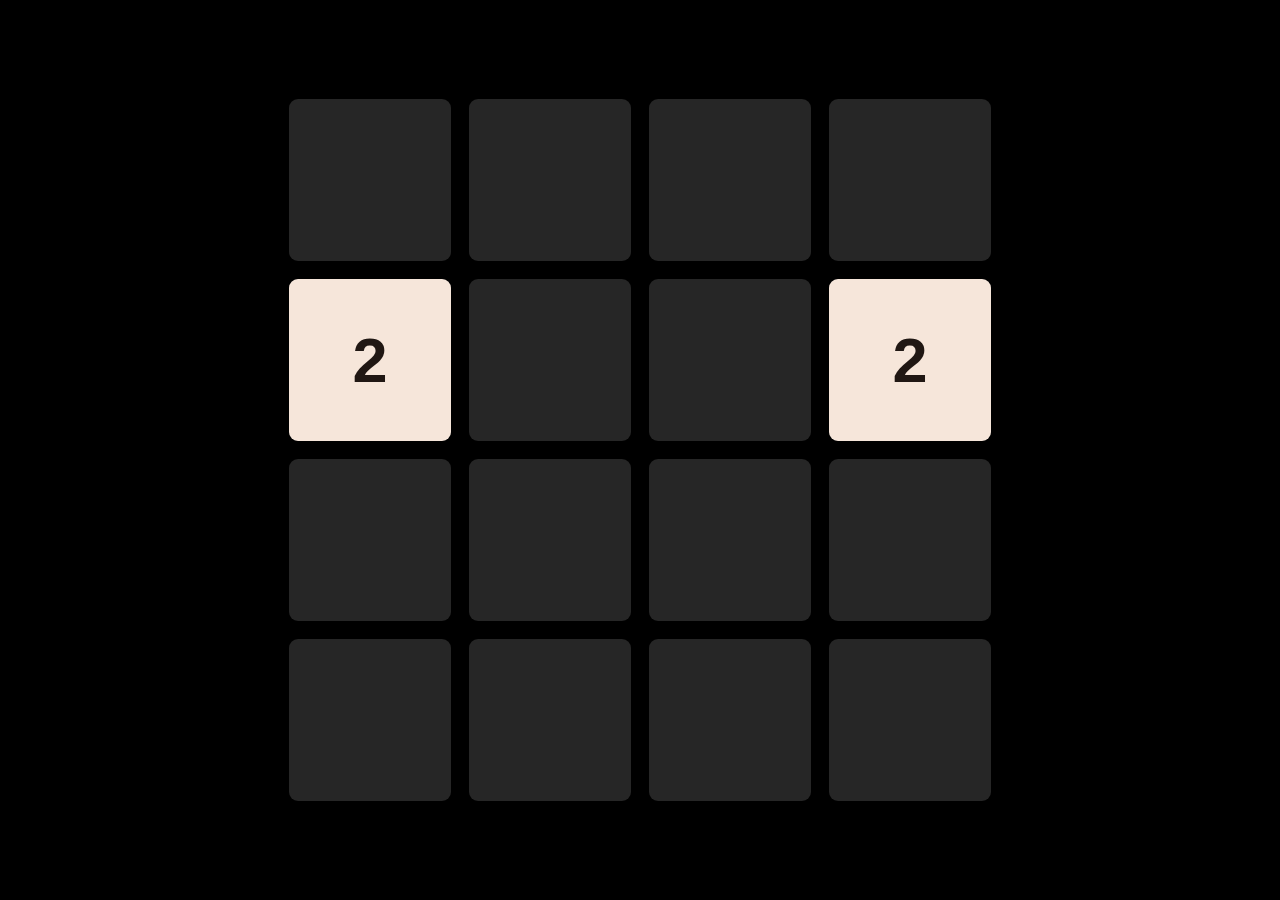
<file: wwwroot/games/2048/Index.html>
﻿<!DOCTYPE html>
<html>

<head>
    <meta charset="utf-8" />
    <title>2048</title>
    <link rel="stylesheet" href="./style.css" />
    <script src="./script.js" type="module"></script>
</head>

<body>
    <div id="game-board"></div>
</body>

</html>
</file>
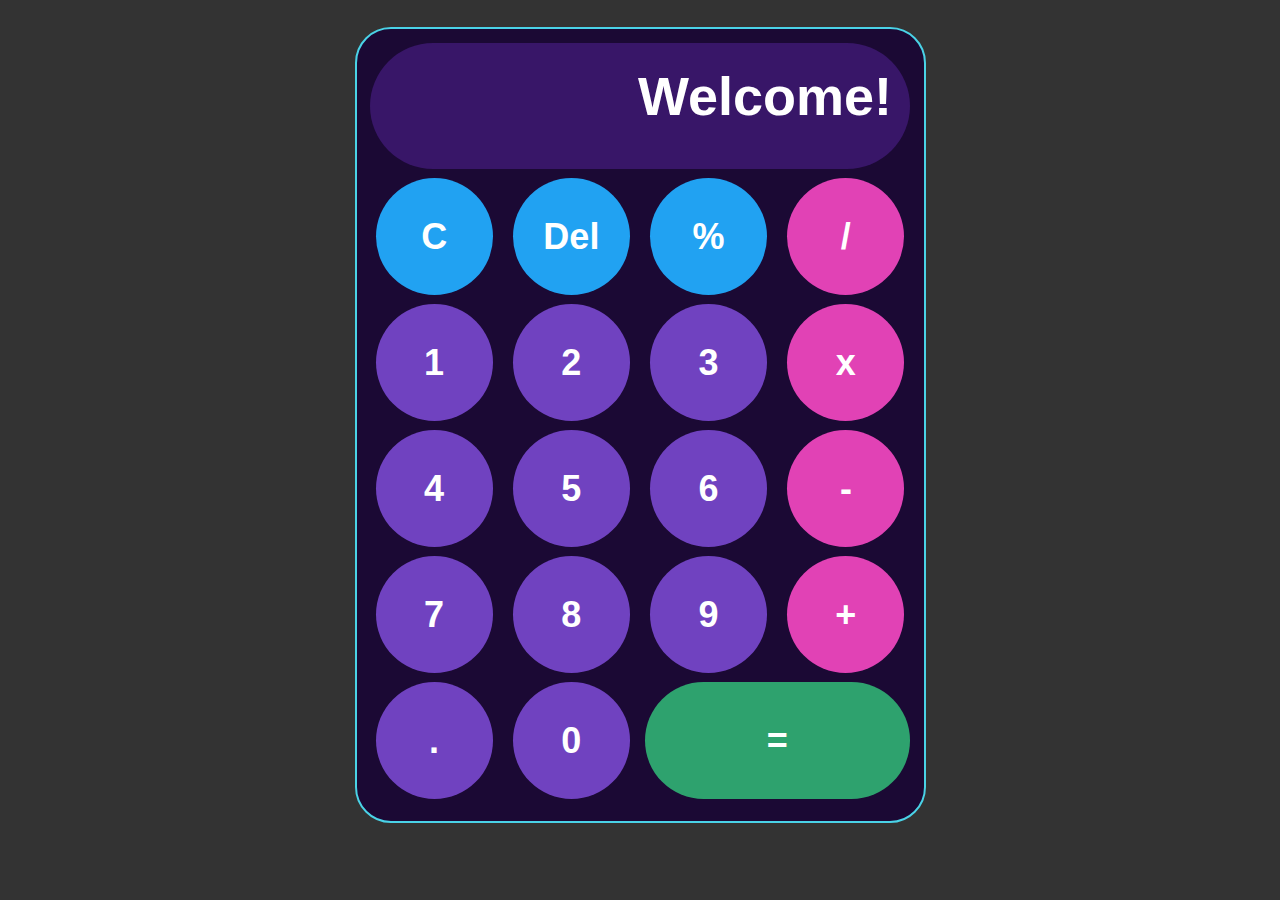
<file: wwwroot/services/calculate/index.html>
<!DOCTYPE html>
<html lang="en">

<head>
    <meta charset="UTF-8">
    <meta name="viewport" content="width=device-width, initial-scale=1.0">
    <title>Калькулятор</title>
    <link rel="stylesheet" href="./style.css" />
</head>

<body>
    <div class="calc">
        <div class="calc-screen">
            <p class="result">Welcome!</p>
        </div>
        <div class="buttons">
            <div class="btn clear bg-grey">C</div>
            <div class="btn Del bg-grey">Del</div>
            <div class="btn percent bg-grey">%</div>
            <div class="btn division bg-orange">/</div>

            <div class="btn one">1</div>
            <div class="btn two">2</div>
            <div class="btn three">3</div>
            <div class="btn multi bg-orange">x</div>

            <div class="btn four">4</div>
            <div class="btn five">5</div>
            <div class="btn six">6</div>
            <div class="btn minus bg-orange">-</div>

            <div class="btn seven">7</div>
            <div class="btn eigth">8</div>
            <div class="btn nine">9</div>
            <div class="btn plus bg-orange">+</div>

            <div class="btn dot">.</div>
            <div class="btn zero">0</div>
            <div class="btn equal bg-orange">=</div>

        </div>
        <script src="./script.js"></script>
</body>

</html>
</file>
<file: wwwroot/games/2048/style.css>
﻿* {
    box-sizing: border-box;
    margin: 0;
    padding: 0;
}

body {
    background-color: rgb(0, 0, 0);
    display: flex;
    justify-content: center;
    align-items: center;
    height: 100vh;
}

#game-board {
    --cell-size: 18vmin;
    --cell-gap: 2vmin;
    position: relative;
    display: grid;
    grid-template-columns: repeat(4, var(--cell-size));
    grid-template-rows: repeat(4, var(--cell-size));
    gap: var(--cell-gap);
    border-radius: 1vmin;
}

.cell {
    background-color: rgba(255, 255, 255, 0.15);
    border-radius: 1vmin;
}

.tile {
    position: absolute;
    top: calc(var(--y) * (var(--cell-size) + var(--cell-gap)));
    left: calc(var(--x) * (var(--cell-size) + var(--cell-gap)));
    display: flex;
    justify-content: center;
    align-items: center;
    width: var(--cell-size);
    height: var(--cell-size);
    border-radius: 1vmin;
    font-family: Arial, Helvetica, sans-serif;
    font-size: 7vmin;
    font-weight: bold;
    background-color: hsl(25, 60%, var(--bg-lightness));
    color: hsl(20, 25%, var(--text-lightness));
    animation: show 200ms;
    transition: 100ms;
}

@keyframes show {
    0% {
        opacity: 0.5;
        transform: scale(0);
    }
}
</file>
<file: wwwroot/services/calculate/style.css>
body {
    background-color: rgb(0, 0, 0, 0.8);
}

.calc {
    margin: 3vmin auto;
    width: 60vmin;
    height: 85vmin;
    border: 0.3vmin solid rgb(74, 211, 231);
    border-radius: 4vmin;
    background-color: rgb(27, 9, 52);
    color: white;
    font-family: 'Segoe UI', Tahoma, Geneva, Verdana, sans-serif;
    font-weight: 600;
    padding: 1.5vmin;
}

.calc-screen {
    display: grid;
    justify-items: end;
    background-color: rgb(56, 22, 104);
    padding: 2vmin;
    border-radius: 10vmin;
    height: 10vmin;
    margin-bottom: 1vmin;
}

.result {
    width: auto;
    height: auto;
    margin-top: 0.5vmin;
    font-size: 6vmin;
    font-family: 'Segoe UI', Tahoma, Geneva, Verdana, sans-serif;
}

.buttons {
    display: grid;
    grid-gap: 1vmin;
    justify-items: center;
    grid-template-areas: "C Back percent division" "one two three multi" "four five six minus" "seven eigth nine plus" "dot zero equal equal"
}

.btn {
    width: 13vmin;
    height: 13vmin;
    background-color: rgb(112, 66, 192);
    border-radius: 50%;
    text-align: center;
    line-height: 13vmin;
    font-size: 4vmin;
    cursor: pointer;
    user-select: none;
}

.btn.equal {
    background-color: rgb(46, 162, 110);
    grid-area: equal;
    width: 100%;
    border-radius: 10vmin;
}

.btn:hover {
    filter: brightness(140%);
}

.btn:active {
    color: black;
    filter: brightness(90%);
    scale: 0.85;
}

.bg-grey {
    background-color: rgb(33, 162, 242);
}

.bg-orange {
    background-color: rgb(225, 66, 181);
}
</file>
